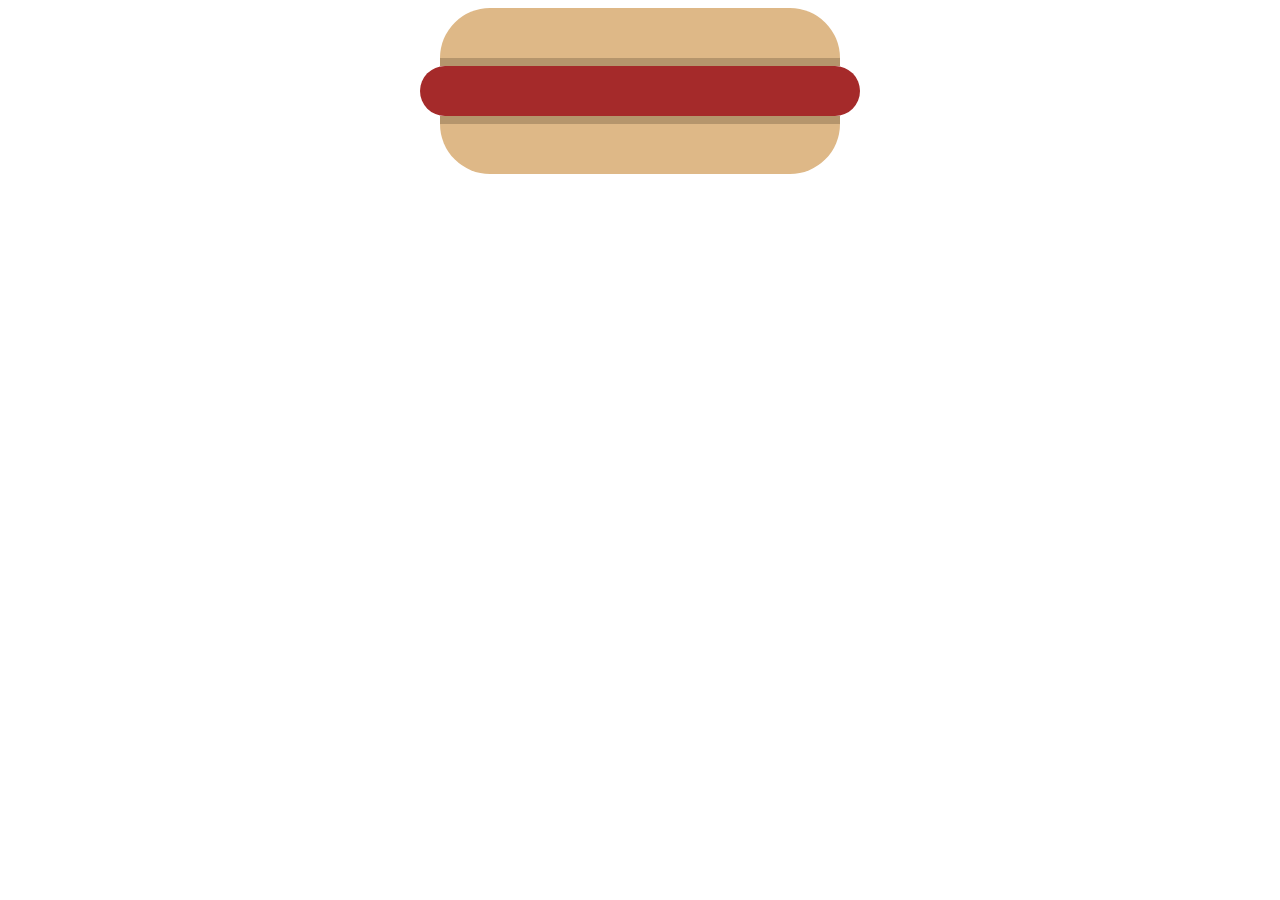
<file: index.html>
<!DOCTYPE html>
<html lang="en">
<head>
    <meta charset="UTF-8">
    <meta http-equiv="X-UA-Compatible" content="IE=edge">
    <meta name="viewport" content="width=device-width, initial-scale=1.0">
    <title>Completo</title>

    <style>
        .divs {
            width: 400px;
            height: 50px;
            margin: 0px auto;
        }
        #pan_a {
            background: #DEB887;
            border-top-left-radius: 50px 50px;
            border-top-right-radius: 50px 50px;
            border-bottom-width: 200px;
            border-bottom: 0.5rem solid #B5956C;

        }
        #salchi {
            background: brown;
            border-radius: 25px;
            width: 440px;
        }
        #pan_b {
            background: #DEB887;
            border-bottom-left-radius: 50px 50px;
            border-bottom-right-radius: 50px 50px;
            border-top: 0.5rem solid #B5956C;

        }
    </style>
</head>
<body>
    <div id="pan_a" class="divs"></div>
    <div id="salchi" class="divs"></div>
    <div id="pan_b" class="divs"></div>
</body>
</html>
</file>
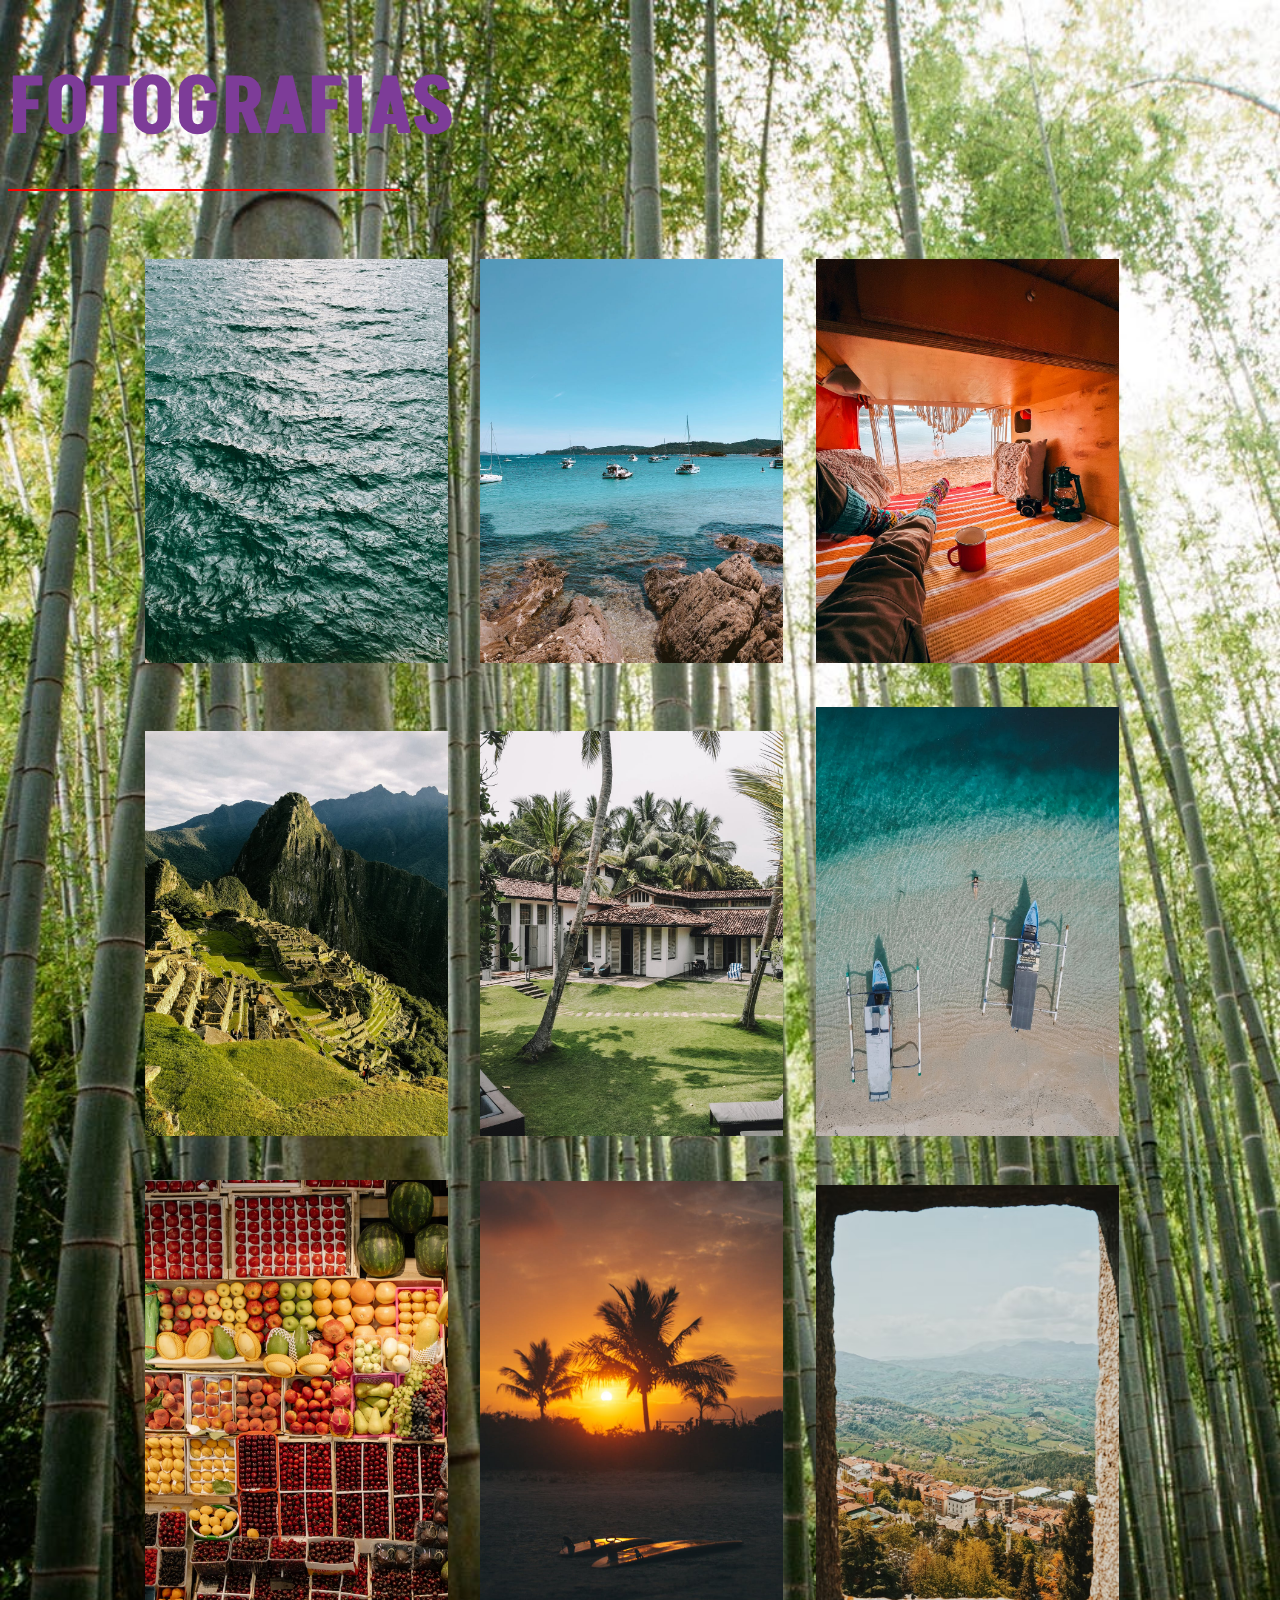
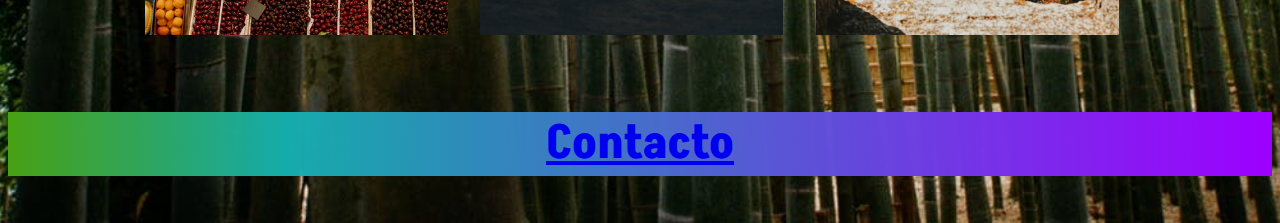
<file: asincronico_02/index.html>
<!DOCTYPE html>
<html lang="en">

<head>
    <meta charset="UTF-8">
    <meta http-equiv="X-UA-Compatible" content="IE=edge">
    <meta name="viewport" content="width=device-width, initial-scale=1.0">
    <title>Fotografias</title>
    <link rel="stylesheet" href="style.css">
    <link rel="preconnect" href="https://fonts.googleapis.com">
    <link rel="preconnect" href="https://fonts.gstatic.com" crossorigin>
    <link href="https://fonts.googleapis.com/css2?family=Akshar&display=swap" rel="stylesheet">
</head>

<body>
    <h1>Fotografias</h1>
    <div id="container">
        
        <a href="https://es.wikipedia.org/wiki/Oc%C3%A9ano_Pac%C3%ADfico"><img src="./img/1.jpeg" alt="1"></a>
        <a href="http://www.higuerillas.cl/"><img src="./img/2.jpeg" alt="2"></a>        
        <a href="https://www.chilemotorhomes.cl/destinos/valparaiso-vina-del-mar/"><img src="./img/3.jpeg" alt="3"></a>
        
        <a href="https://www.google.com/maps/uv?pb=!1s0x916d9a5f89555555%3A0x3a10370ea4a01a27!3m1!7e115!4shttps%3A%2F%2Flh5.googleusercontent.com%2Fp%2FAF1QipNbRzN8e7ylhc8Ojgd_df0T3zLfKsZCYVixPVfG%3Dw319-h240-k-no!5sMachu%20Picchu%20-%20Buscar%20con%20Google!15sCgIgAQ&imagekey=!1e10!2sAF1QipNbRzN8e7ylhc8Ojgd_df0T3zLfKsZCYVixPVfG&hl=es&sa=X&ved=2ahUKEwi3tcb4ifn3AhXQBbkGHb0XB6cQoip6BAhiEAM"><img src="./img/4.jpeg" alt="4"></a>
        <a href="https://es.wikipedia.org/wiki/Antillas"><img src="./img/5.jpeg" alt="5"></a>
        <a href="https://www.caribemexicano.travel/cancun/"><img src="./img/7.jpeg" alt="6"></a>

        <a href="https://es.wikipedia.org/wiki/Fruta"><img src="./img/0.jpeg" alt="7"></a>
        <a href="https://es.foursquare.com/v/playa-el-tebo/4b5cb326f964a520313f29e3"><img src="./img/6.jpeg" alt="8"></a>
        <a href="https://www.tripadvisor.cl/ShowUserReviews-g294306-d9859428-r362568772-Chile_Condor-Valparaiso_Valparaiso_Region.html"><img src="./img/9.avif" alt="9"></a>
        
    </div>
    <a href="mailto:mauricio.vera.r7@gmail.com"><h3>Contacto</h3></a>    
</body>

</html>
</file>
<file: asincronico_02/style.css>
body {
    font-size: 40px;
    font-family: 'Akshar', sans-serif;
    background-image: url(./img/fondo.jpeg);
    background-repeat: no-repeat;
    background-size: cover;
}

#container {
    width: 80%;
    margin: 0 auto;
}

img {
    width: 30%;
    margin: 1.4%;
    margin-left: 1%;
}

h1 {
    text-transform: uppercase;
    border-bottom: 2px solid red;
    width: 31%;
    padding-bottom: 2%;
    color: #7D3C98;
}

h3 {
    text-align: center;
    background: linear-gradient(90deg, rgba(2,0,36,1) 0%, rgba(72,160,19,1) 0%, rgba(21,176,176,0.9700922605370274) 22%, rgba(157,0,255,1) 100%);
}
</file>
